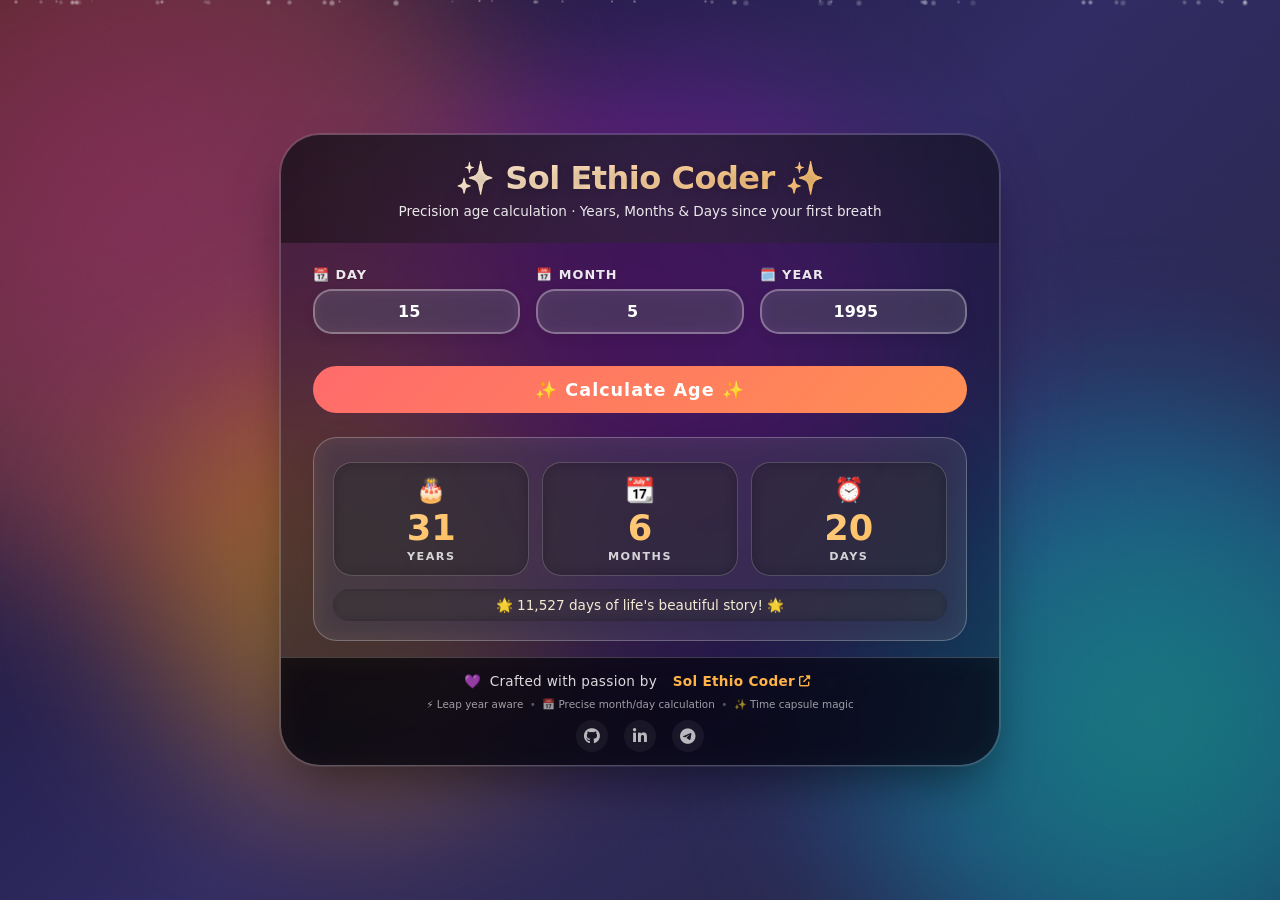
<file: index.html>
<!-- index.html -->
<!DOCTYPE html>
<html lang="en">
<head>
    <meta charset="UTF-8">
    <meta name="viewport" content="width=device-width, initial-scale=1.0, user-scalable=yes">
    <title>Sol Age Calculator</title>

    <!-- This creates a beautiful emoji-based favicon that works across all browsers -->
    <link rel="icon" type="image/svg+xml" href="data:image/svg+xml,%3Csvg xmlns='http://www.w3.org/2000/svg' viewBox='0 0 100 100'%3E%3Crect width='100' height='100' fill='%231e2a5e' rx='20'/%3E%3Ctext x='50' y='68' font-size='58' text-anchor='middle' fill='white'%3E📅%3C/text%3E%3C/svg%3E">

    <!-- External CSS -->
    <link rel="stylesheet" href="style.css">
    <!-- Font Awesome for social icons -->
    <link rel="stylesheet" href="https://cdnjs.cloudflare.com/ajax/libs/font-awesome/6.5.1/css/all.min.css">
</head>
<body>
    <!-- Premium Animated Gradient Background with Particle Effects -->
    <div class="premium-bg">
        <div class="gradient-orb orb-1"></div>
        <div class="gradient-orb orb-2"></div>
        <div class="gradient-orb orb-3"></div>
        <div class="gradient-orb orb-4"></div>
        <div class="noise-overlay"></div>
        <div class="particle-container" id="particleContainer"></div>
    </div>

    <div class="age-card">
        <div class="header">
            <div class="header-glow"></div>
            <h1>✨ Sol Ethio Coder ✨</h1>
            <p>Precision age calculation · Years, Months & Days since your first breath</p>
        </div>
        <div class="content">
            <!-- Date of birth inputs: day, month, year -->
            <div class="dob-group">
                <div class="input-field">
                    <label>📆 DAY</label>
                    <input type="number" id="dayInput" placeholder="DD" min="1" max="31" step="1" value="15">
                </div>
                <div class="input-field">
                    <label>📅 MONTH</label>
                    <input type="number" id="monthInput" placeholder="MM" min="1" max="12" step="1" value="5">
                </div>
                <div class="input-field">
                    <label>🗓️ YEAR</label>
                    <input type="number" id="yearInput" placeholder="YYYY" min="1900" max="2026" step="1" value="1995">
                </div>
            </div>

            <button class="calc-btn" id="calculateBtn">
                <span class="btn-text">✨ Calculate Age ✨</span>
                <span class="btn-glow"></span>
            </button>

            <div class="result-area" id="resultArea">
                <div class="age-digits" id="ageDigitsContainer">
                    <div class="age-stat">
                        <div class="stat-icon">🎂</div>
                        <div class="stat-number" id="yearsValue">--</div>
                        <div class="stat-label">Years</div>
                    </div>
                    <div class="age-stat">
                        <div class="stat-icon">📆</div>
                        <div class="stat-number" id="monthsValue">--</div>
                        <div class="stat-label">Months</div>
                    </div>
                    <div class="age-stat">
                        <div class="stat-icon">⏰</div>
                        <div class="stat-number" id="daysValue">--</div>
                        <div class="stat-label">Days</div>
                    </div>
                </div>
                <div class="extra-message" id="extraMessage">
                    ✨ Enter your birth date and click calculate ✨
                </div>
                <div id="errorMessage" class="error-message" style="display: none;"></div>
            </div>
        </div>
        
        <!-- Developer Footer with Portfolio Link and Social Links -->
        <footer>
            <div class="footer-content">
                <div class="credit-text">
                    <span class="heart">💜</span> Crafted with passion by 
                    <a href="#" id="portfolioLink" class="portfolio-link" target="_blank">
                        Sol Ethio Coder <i class="fas fa-external-link-alt"></i>
                    </a>
                </div>
                <div class="footer-details">
                    <span>⚡ Leap year aware</span>
                    <span class="separator">•</span>
                    <span>📅 Precise month/day calculation</span>
                    <span class="separator">•</span>
                    <span>✨ Time capsule magic</span>
                </div>
                <div class="social-links">
                    <a href="https://github.com/Sol-Ethio-Coder" target="_blank" aria-label="GitHub" class="social-link"><i class="fab fa-github"></i></a>
                    <a href="https://www.linkedin.com/in/Sol-Ethio-Coder" target="_blank" aria-label="LinkedIn" class="social-link"><i class="fab fa-linkedin-in"></i></a>
                    <a href="https://t.me/Sol_Ethio_Coder" target="_blank" aria-label="Telegram" class="social-link"><i class="fab fa-telegram-plane"></i></a>
                </div>
            </div>
        </footer>
    </div>
    <!-- External JavaScript -->
    <script src="script.js"></script>
</body>
</html>
</file>
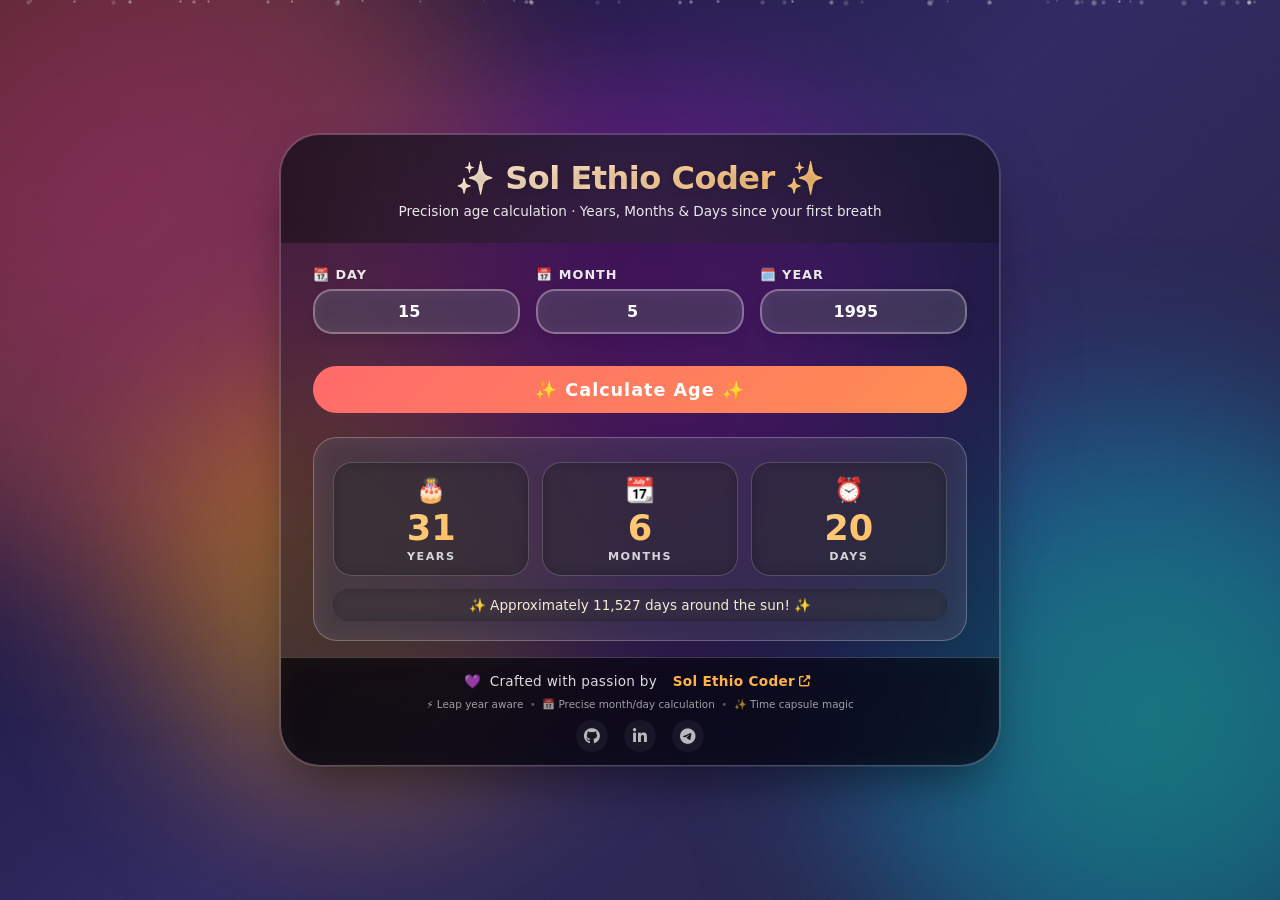
<file: HTML/index.html>
<!-- index.html -->
<!DOCTYPE html>
<html lang="en">
<head>
    <meta charset="UTF-8">
    <meta name="viewport" content="width=device-width, initial-scale=1.0, user-scalable=yes">
    <title>Sol Age Calculator</title>

    <!-- This creates a beautiful emoji-based favicon that works across all browsers -->
    <link rel="icon" type="image/svg+xml" href="data:image/svg+xml,%3Csvg xmlns='http://www.w3.org/2000/svg' viewBox='0 0 100 100'%3E%3Crect width='100' height='100' fill='%231e2a5e' rx='20'/%3E%3Ctext x='50' y='68' font-size='58' text-anchor='middle' fill='white'%3E📅%3C/text%3E%3C/svg%3E">

    <!-- External CSS -->
    <link rel="stylesheet" href="/CSS/style.css">
    <!-- Font Awesome for social icons -->
    <link rel="stylesheet" href="https://cdnjs.cloudflare.com/ajax/libs/font-awesome/6.5.1/css/all.min.css">
</head>
<body>
    <!-- Premium Animated Gradient Background with Particle Effects -->
    <div class="premium-bg">
        <div class="gradient-orb orb-1"></div>
        <div class="gradient-orb orb-2"></div>
        <div class="gradient-orb orb-3"></div>
        <div class="gradient-orb orb-4"></div>
        <div class="noise-overlay"></div>
        <div class="particle-container" id="particleContainer"></div>
    </div>

    <div class="age-card">
        <div class="header">
            <div class="header-glow"></div>
            <h1>✨ Sol Ethio Coder ✨</h1>
            <p>Precision age calculation · Years, Months & Days since your first breath</p>
        </div>
        <div class="content">
            <!-- Date of birth inputs: day, month, year -->
            <div class="dob-group">
                <div class="input-field">
                    <label>📆 DAY</label>
                    <input type="number" id="dayInput" placeholder="DD" min="1" max="31" step="1" value="15">
                </div>
                <div class="input-field">
                    <label>📅 MONTH</label>
                    <input type="number" id="monthInput" placeholder="MM" min="1" max="12" step="1" value="5">
                </div>
                <div class="input-field">
                    <label>🗓️ YEAR</label>
                    <input type="number" id="yearInput" placeholder="YYYY" min="1900" max="2026" step="1" value="1995">
                </div>
            </div>

            <button class="calc-btn" id="calculateBtn">
                <span class="btn-text">✨ Calculate Age ✨</span>
                <span class="btn-glow"></span>
            </button>

            <div class="result-area" id="resultArea">
                <div class="age-digits" id="ageDigitsContainer">
                    <div class="age-stat">
                        <div class="stat-icon">🎂</div>
                        <div class="stat-number" id="yearsValue">--</div>
                        <div class="stat-label">Years</div>
                    </div>
                    <div class="age-stat">
                        <div class="stat-icon">📆</div>
                        <div class="stat-number" id="monthsValue">--</div>
                        <div class="stat-label">Months</div>
                    </div>
                    <div class="age-stat">
                        <div class="stat-icon">⏰</div>
                        <div class="stat-number" id="daysValue">--</div>
                        <div class="stat-label">Days</div>
                    </div>
                </div>
                <div class="extra-message" id="extraMessage">
                    ✨ Enter your birth date and click calculate ✨
                </div>
                <div id="errorMessage" class="error-message" style="display: none;"></div>
            </div>
        </div>
        
        <!-- Developer Footer with Portfolio Link and Social Links (Twitter Removed) -->
        <footer>
            <div class="footer-content">
                <div class="credit-text">
                    <span class="heart">💜</span> Crafted with passion by 
                    <a href="#" id="portfolioLink" class="portfolio-link" target="_blank">
                        Sol Ethio Coder <i class="fas fa-external-link-alt"></i>
                    </a>
                </div>
                <div class="footer-details">
                    <span>⚡ Leap year aware</span>
                    <span class="separator">•</span>
                    <span>📅 Precise month/day calculation</span>
                    <span class="separator">•</span>
                    <span>✨ Time capsule magic</span>
                </div>
                <div class="social-links">
                    <a href="https://github.com/Sol-Ethio-Coder" target="_blank" aria-label="GitHub" class="social-link"><i class="fab fa-github"></i></a>
                    <a href="https://www.linkedin.com/in/Sol-Ethio-Coder" target="_blank" aria-label="LinkedIn" class="social-link"><i class="fab fa-linkedin-in"></i></a>
                    <a href="https://t.me/Sol_Ethio_Coder" target="_blank" aria-label="Telegram" class="social-link"><i class="fab fa-telegram-plane"></i></a>
                </div>
            </div>
        </footer>
    </div>
    <!-- External JavaScript -->
    <script src="/JS/script.js"></script>
</body>
</html>
</file>
<file: style.css>
/* style.css */
* {
    margin: 0;
    padding: 0;
    box-sizing: border-box;
    font-family: 'Poppins', system-ui, 'Segoe UI', 'Inter', -apple-system, BlinkMacSystemFont, sans-serif;
}

/* Remove scrollbar completely and make fullscreen */
html, body {
    width: 100%;
    height: 100%;
    overflow: hidden;
    position: fixed;
    top: 0;
    left: 0;
}

body {
    display: flex;
    justify-content: center;
    align-items: center;
    padding: 1.5rem;
    position: relative;
    overflow: hidden;
}

/* Hide scrollbar for all elements */
::-webkit-scrollbar {
    display: none;
}

* {
    -ms-overflow-style: none;
    scrollbar-width: none;
}

/* PREMIUM IMAGE-LIKE ANIMATED BACKGROUND */
.premium-bg {
    position: fixed;
    top: 0;
    left: 0;
    width: 100%;
    height: 100%;
    z-index: -2;
    overflow: hidden;
    background: linear-gradient(135deg, #0f0c29, #302b63, #24243e);
}

/* Floating gradient orbs - creates depth like a digital painting */
.gradient-orb {
    position: absolute;
    border-radius: 50%;
    filter: blur(80px);
    opacity: 0.6;
    animation: floatOrb 20s infinite ease-in-out;
}

.orb-1 {
    width: 60vw;
    height: 60vw;
    background: radial-gradient(circle, rgba(255, 71, 126, 0.8), rgba(255, 154, 0, 0.4));
    top: -20vh;
    left: -20vw;
    animation-delay: 0s;
}

.orb-2 {
    width: 50vw;
    height: 50vw;
    background: radial-gradient(circle, rgba(0, 255, 200, 0.7), rgba(0, 100, 255, 0.5));
    bottom: -15vh;
    right: -15vw;
    animation-delay: 5s;
}

.orb-3 {
    width: 45vw;
    height: 45vw;
    background: radial-gradient(circle, rgba(255, 0, 200, 0.6), rgba(138, 43, 226, 0.5));
    top: 40%;
    left: 50%;
    transform: translate(-50%, -50%);
    animation-delay: 2s;
    animation-duration: 25s;
}

.orb-4 {
    width: 35vw;
    height: 35vw;
    background: radial-gradient(circle, rgba(255, 215, 0, 0.7), rgba(255, 69, 0, 0.5));
    bottom: 10%;
    left: 10%;
    animation-delay: 10s;
    animation-duration: 18s;
}

@keyframes floatOrb {
    0%, 100% {
        transform: translate(0, 0) scale(1);
    }
    33% {
        transform: translate(5%, 5%) scale(1.1);
    }
    66% {
        transform: translate(-3%, 8%) scale(0.95);
    }
}

/* Noise overlay for texture (film grain effect) */
.noise-overlay {
    position: absolute;
    top: 0;
    left: 0;
    width: 100%;
    height: 100%;
    background-image: url("data:image/svg+xml,%3Csvg viewBox='0 0 400 400' xmlns='http://www.w3.org/2000/svg'%3E%3Cfilter id='noise'%3E%3CfeTurbulence type='fractalNoise' baseFrequency='0.65' numOctaves='3' stitchTiles='stitch'/%3E%3C/filter%3E%3Crect width='100%25' height='100%25' filter='url(%23noise)' opacity='0.05'/%3E%3C/svg%3E");
    pointer-events: none;
    opacity: 0.3;
}

/* Particle animation */
.particle-container {
    position: absolute;
    top: 0;
    left: 0;
    width: 100%;
    height: 100%;
    overflow: hidden;
    pointer-events: none;
}

.particle {
    position: absolute;
    background: radial-gradient(circle, rgba(255,255,255,0.8), rgba(255,255,255,0));
    border-radius: 50%;
    animation: particleFloat linear infinite;
    pointer-events: none;
}

@keyframes particleFloat {
    0% {
        transform: translateY(100vh) rotate(0deg);
        opacity: 0;
    }
    10% {
        opacity: 0.8;
    }
    90% {
        opacity: 0.5;
    }
    100% {
        transform: translateY(-20vh) rotate(360deg);
        opacity: 0;
    }
}

/* Main card - Premium glass morphism - fits perfectly without scroll */
.age-card {
    max-width: 720px;
    width: 100%;
    max-height: 95vh;
    background: rgba(15, 12, 41, 0.45);
    backdrop-filter: blur(16px);
    border-radius: 2.5rem;
    box-shadow: 0 25px 50px -12px rgba(0, 0, 0, 0.5), 0 0 0 1px rgba(255, 255, 255, 0.15);
    overflow-y: auto;
    overflow-x: hidden;
    transition: all 0.5s cubic-bezier(0.2, 0.9, 0.4, 1.1);
    border: 1px solid rgba(255, 255, 255, 0.2);
    display: flex;
    flex-direction: column;
    animation: cardGlow 3s infinite alternate;
}

@keyframes cardGlow {
    0% {
        box-shadow: 0 25px 50px -12px rgba(0, 0, 0, 0.5), 0 0 0 1px rgba(255, 255, 255, 0.15);
    }
    100% {
        box-shadow: 0 25px 60px -8px rgba(255, 107, 107, 0.3), 0 0 0 2px rgba(255, 179, 71, 0.3);
    }
}

/* Enhanced hover effect for age-card */
.age-card:hover {
    transform: translateY(-12px) scale(1.02);
    box-shadow: 0 35px 65px -15px rgba(0, 0, 0, 0.6), 0 0 0 2px rgba(255, 179, 71, 0.5);
    backdrop-filter: blur(20px);
    background: rgba(15, 12, 41, 0.55);
    transition: all 0.4s cubic-bezier(0.2, 0.9, 0.4, 1.1);
}

/* Custom scrollbar hidden */
.age-card::-webkit-scrollbar {
    display: none;
}

/* Header with elegant glow */
.header {
    position: relative;
    padding: 1.5rem 2rem;
    color: white;
    text-align: center;
    background: linear-gradient(135deg, rgba(0, 0, 0, 0.5), rgba(0, 0, 0, 0.3));
    overflow: hidden;
    flex-shrink: 0;
    transition: all 0.3s ease;
}

.age-card:hover .header {
    background: linear-gradient(135deg, rgba(0, 0, 0, 0.6), rgba(0, 0, 0, 0.4));
}

.header-glow {
    position: absolute;
    top: -50%;
    left: -50%;
    width: 200%;
    height: 200%;
    background: radial-gradient(circle, rgba(255,255,255,0.08) 0%, transparent 70%);
    animation: headerPulse 8s infinite;
}

.age-card:hover .header-glow {
    background: radial-gradient(circle, rgba(255,179,71,0.15) 0%, transparent 70%);
    animation: headerPulse 3s infinite;
}

@keyframes headerPulse {
    0%, 100% { opacity: 0.5; transform: scale(1); }
    50% { opacity: 1; transform: scale(1.05); }
}

.header h1 {
    font-size: 2rem;
    font-weight: 800;
    letter-spacing: -0.5px;
    background: linear-gradient(135deg, #fff, #ffd6a5, #ffb347);
    background-clip: text;
    -webkit-background-clip: text;
    color: transparent;
    text-shadow: 0 2px 10px rgba(0,0,0,0.2);
    position: relative;
    z-index: 1;
    transition: all 0.3s ease;
}

.age-card:hover .header h1 {
    background: linear-gradient(135deg, #fff, #ffe0b5, #ffc46b);
    background-clip: text;
    -webkit-background-clip: text;
    transform: scale(1.02);
}

.header p {
    margin-top: 0.4rem;
    opacity: 0.9;
    font-weight: 400;
    font-size: 0.85rem;
    position: relative;
    z-index: 1;
    transition: all 0.3s ease;
}

.age-card:hover .header p {
    opacity: 1;
    letter-spacing: 0.3px;
}

/* content area */
.content {
    padding: 1.5rem 2rem 1rem 2rem;
    flex-shrink: 0;
    transition: all 0.3s ease;
}

/* input group */
.dob-group {
    display: flex;
    flex-wrap: wrap;
    gap: 1rem;
    margin-bottom: 1.5rem;
    justify-content: space-between;
}

.input-field {
    flex: 1;
    min-width: 100px;
    display: flex;
    flex-direction: column;
    gap: 0.4rem;
}

.input-field label {
    font-weight: 700;
    color: rgba(255, 255, 255, 0.9);
    font-size: 0.8rem;
    text-transform: uppercase;
    letter-spacing: 1px;
    text-shadow: 0 1px 2px rgba(0,0,0,0.2);
    transition: all 0.3s ease;
}

.age-card:hover .input-field label {
    color: #ffb347;
    letter-spacing: 1.5px;
}

.input-field input {
    padding: 0.7rem 1rem;
    font-size: 1rem;
    border: 2px solid rgba(255, 255, 255, 0.3);
    border-radius: 1.2rem;
    background: rgba(255, 255, 255, 0.15);
    backdrop-filter: blur(8px);
    transition: all 0.3s ease;
    font-weight: 600;
    text-align: center;
    outline: none;
    color: white;
    box-shadow: 0 4px 12px rgba(0,0,0,0.1);
}

.input-field input::placeholder {
    color: rgba(255,255,255,0.6);
}

.input-field input:focus {
    border-color: #ffb347;
    background: rgba(255, 255, 255, 0.25);
    box-shadow: 0 0 0 3px rgba(255, 179, 71, 0.3), 0 4px 12px rgba(0,0,0,0.2);
    transform: scale(1.02);
}

.age-card:hover .input-field input {
    border-color: rgba(255, 179, 71, 0.5);
    background: rgba(255, 255, 255, 0.2);
}

/* Stunning button */
.calc-btn {
    position: relative;
    width: 100%;
    background: linear-gradient(135deg, #ff6b6b, #ff8e53, #ff6b6b);
    background-size: 200% 200%;
    border: none;
    padding: 0.85rem;
    font-size: 1.1rem;
    font-weight: 700;
    color: white;
    border-radius: 3rem;
    cursor: pointer;
    margin-top: 0.5rem;
    margin-bottom: 1.5rem;
    letter-spacing: 1px;
    overflow: hidden;
    transition: all 0.3s ease;
    animation: gradientShift 3s ease infinite;
}

@keyframes gradientShift {
    0%, 100% { background-position: 0% 50%; }
    50% { background-position: 100% 50%; }
}

.btn-text {
    position: relative;
    z-index: 2;
}

.btn-glow {
    position: absolute;
    top: 0;
    left: -100%;
    width: 100%;
    height: 100%;
    background: linear-gradient(90deg, transparent, rgba(255,255,255,0.4), transparent);
    transition: left 0.5s;
}

.calc-btn:hover .btn-glow {
    left: 100%;
}

.calc-btn:hover {
    transform: translateY(-3px);
    box-shadow: 0 15px 30px rgba(255, 107, 107, 0.4);
}

.calc-btn:active {
    transform: translateY(2px);
}

.age-card:hover .calc-btn {
    animation: gradientShift 2s ease infinite;
    transform: scale(1.01);
}

/* Result area - premium glass */
.result-area {
    background: rgba(255, 255, 255, 0.1);
    backdrop-filter: blur(12px);
    border-radius: 1.5rem;
    padding: 1.2rem;
    text-align: center;
    border: 1px solid rgba(255, 255, 255, 0.25);
    box-shadow: 0 8px 32px rgba(0, 0, 0, 0.1);
    transition: all 0.3s ease;
}

.age-card:hover .result-area {
    background: rgba(255, 255, 255, 0.15);
    border-color: rgba(255, 179, 71, 0.4);
    box-shadow: 0 12px 40px rgba(0, 0, 0, 0.2);
    transform: translateY(-2px);
}

.age-digits {
    display: flex;
    flex-wrap: wrap;
    justify-content: space-evenly;
    gap: 0.8rem;
    margin: 0.3rem 0 0.3rem;
}

.age-stat {
    background: rgba(0, 0, 0, 0.35);
    backdrop-filter: blur(8px);
    padding: 0.8rem 0.5rem;
    border-radius: 1.2rem;
    min-width: 90px;
    flex: 1;
    transition: all 0.4s cubic-bezier(0.2, 0.9, 0.4, 1.1);
    border: 1px solid rgba(255,255,255,0.2);
    cursor: pointer;
}

.age-stat:hover {
    transform: translateY(-8px) scale(1.05);
    background: rgba(0, 0, 0, 0.6);
    border-color: #ffb347;
    box-shadow: 0 10px 25px -8px rgba(255, 179, 71, 0.4);
}

.age-card:hover .age-stat {
    background: rgba(0, 0, 0, 0.45);
}

.stat-icon {
    font-size: 1.5rem;
    margin-bottom: 0.2rem;
    transition: all 0.3s ease;
}

.age-stat:hover .stat-icon {
    transform: scale(1.2);
    filter: drop-shadow(0 0 8px rgba(255, 179, 71, 0.6));
}

.stat-number {
    font-size: 2.2rem;
    font-weight: 800;
    background: linear-gradient(135deg, #ffd89b, #ffb347);
    background-clip: text;
    -webkit-background-clip: text;
    color: transparent;
    line-height: 1.2;
    transition: all 0.3s ease;
}

.age-stat:hover .stat-number {
    background: linear-gradient(135deg, #ffe0b5, #ffc46b);
    background-clip: text;
    -webkit-background-clip: text;
    transform: scale(1.05);
}

.stat-label {
    font-size: 0.7rem;
    text-transform: uppercase;
    letter-spacing: 1.5px;
    font-weight: 600;
    color: rgba(255, 255, 255, 0.8);
    transition: all 0.3s ease;
}

.age-stat:hover .stat-label {
    color: #ffb347;
    letter-spacing: 2px;
}

.extra-message {
    margin-top: 0.8rem;
    font-size: 0.85rem;
    color: rgba(255, 245, 220, 0.95);
    font-weight: 500;
    background: rgba(0, 0, 0, 0.3);
    border-radius: 2rem;
    padding: 0.5rem;
    backdrop-filter: blur(4px);
    transition: all 0.3s ease;
}

.age-card:hover .extra-message {
    background: rgba(0, 0, 0, 0.4);
    color: rgba(255, 245, 220, 1);
}

.error-message {
    margin-top: 0.8rem;
    background: rgba(255, 70, 70, 0.85);
    backdrop-filter: blur(8px);
    color: white;
    padding: 0.6rem;
    border-radius: 2rem;
    font-size: 0.8rem;
    font-weight: 600;
    border-left: 4px solid #ffcc00;
    transition: all 0.3s ease;
}

/* FOOTER - Professional Developer Credit Section */
footer {
    background: linear-gradient(135deg, rgba(0, 0, 0, 0.6), rgba(0, 0, 0, 0.4));
    backdrop-filter: blur(12px);
    border-top: 1px solid rgba(255, 255, 255, 0.2);
    padding: 0.8rem 1.5rem;
    flex-shrink: 0;
    margin-top: auto;
    transition: all 0.3s ease;
}

.age-card:hover footer {
    background: linear-gradient(135deg, rgba(0, 0, 0, 0.7), rgba(0, 0, 0, 0.5));
    border-top-color: rgba(255, 179, 71, 0.3);
}

.footer-content {
    display: flex;
    flex-direction: column;
    align-items: center;
    gap: 0.4rem;
    text-align: center;
}

.credit-text {
    color: rgba(255, 255, 255, 0.85);
    font-size: 0.85rem;
    font-weight: 500;
    letter-spacing: 0.3px;
    transition: all 0.3s ease;
}

.age-card:hover .credit-text {
    color: rgba(255, 255, 255, 0.95);
}

.heart {
    display: inline-block;
    animation: heartbeat 1.5s ease infinite;
    margin-right: 4px;
}

@keyframes heartbeat {
    0%, 100% { transform: scale(1); }
    50% { transform: scale(1.2); }
}

.portfolio-link {
    color: #ffb347;
    text-decoration: none;
    font-weight: 700;
    margin-left: 5px;
    transition: all 0.3s ease;
    position: relative;
    padding: 2px 6px;
    border-radius: 20px;
    display: inline-flex;
    align-items: center;
    gap: 4px;
}

.portfolio-link i {
    font-size: 0.7rem;
    transition: transform 0.3s ease;
}

.portfolio-link:hover {
    color: #ffd89b;
    background: rgba(255, 179, 71, 0.2);
    text-shadow: 0 0 8px rgba(255, 179, 71, 0.5);
    transform: translateX(3px);
}

.portfolio-link:hover i {
    transform: translateX(3px);
}

.age-card:hover .portfolio-link {
    color: #ffc46b;
}

.footer-details {
    display: flex;
    flex-wrap: wrap;
    justify-content: center;
    gap: 0.4rem;
    font-size: 0.65rem;
    color: rgba(255, 255, 255, 0.6);
    font-weight: 500;
}

.separator {
    opacity: 0.5;
}

.social-links {
    display: flex;
    gap: 1rem;
    margin-top: 0.2rem;
}

.social-links a {
    color: rgba(255, 255, 255, 0.7);
    font-size: 1rem;
    transition: all 0.3s ease;
    text-decoration: none;
    display: inline-flex;
    align-items: center;
    justify-content: center;
    width: 32px;
    height: 32px;
    border-radius: 50%;
    background: rgba(255, 255, 255, 0.05);
    transition: all 0.3s;
}

.social-links a:hover {
    color: #ffb347;
    background: rgba(255, 179, 71, 0.2);
    transform: translateY(-3px) scale(1.1);
}

.age-card:hover .social-links a {
    background: rgba(255, 255, 255, 0.08);
}

@media (max-width: 550px) {
    body {
        padding: 0.8rem;
    }
    .content {
        padding: 1rem 1.2rem 0.8rem 1.2rem;
    }
    .stat-number {
        font-size: 1.6rem;
    }
    .age-stat {
        padding: 0.6rem;
        min-width: 70px;
    }
    .header h1 {
        font-size: 1.4rem;
    }
    .header p {
        font-size: 0.7rem;
    }
    .footer-details {
        flex-direction: column;
        gap: 0.2rem;
    }
    .separator {
        display: none;
    }
    .footer-content {
        gap: 0.4rem;
    }
    .header {
        padding: 1rem 1.2rem;
    }
    .calc-btn {
        padding: 0.7rem;
        font-size: 1rem;
        margin-bottom: 1rem;
    }
    .result-area {
        padding: 1rem;
    }
    .age-digits {
        gap: 0.5rem;
    }
    .social-links a {
        width: 28px;
        height: 28px;
        font-size: 0.9rem;
    }
    .age-stat:hover {
        transform: translateY(-5px) scale(1.03);
    }
}
</file>
<file: CSS/style.css>
/* style.css */
* {
    margin: 0;
    padding: 0;
    box-sizing: border-box;
    font-family: 'Poppins', system-ui, 'Segoe UI', 'Inter', -apple-system, BlinkMacSystemFont, sans-serif;
}

/* Remove scrollbar completely and make fullscreen */
html, body {
    width: 100%;
    height: 100%;
    overflow: hidden;
    position: fixed;
    top: 0;
    left: 0;
}

body {
    display: flex;
    justify-content: center;
    align-items: center;
    padding: 1.5rem;
    position: relative;
    overflow: hidden;
}

/* Hide scrollbar for all elements */
::-webkit-scrollbar {
    display: none;
}

* {
    -ms-overflow-style: none;
    scrollbar-width: none;
}

/* PREMIUM IMAGE-LIKE ANIMATED BACKGROUND */
.premium-bg {
    position: fixed;
    top: 0;
    left: 0;
    width: 100%;
    height: 100%;
    z-index: -2;
    overflow: hidden;
    background: linear-gradient(135deg, #0f0c29, #302b63, #24243e);
}

/* Floating gradient orbs - creates depth like a digital painting */
.gradient-orb {
    position: absolute;
    border-radius: 50%;
    filter: blur(80px);
    opacity: 0.6;
    animation: floatOrb 20s infinite ease-in-out;
}

.orb-1 {
    width: 60vw;
    height: 60vw;
    background: radial-gradient(circle, rgba(255, 71, 126, 0.8), rgba(255, 154, 0, 0.4));
    top: -20vh;
    left: -20vw;
    animation-delay: 0s;
}

.orb-2 {
    width: 50vw;
    height: 50vw;
    background: radial-gradient(circle, rgba(0, 255, 200, 0.7), rgba(0, 100, 255, 0.5));
    bottom: -15vh;
    right: -15vw;
    animation-delay: 5s;
}

.orb-3 {
    width: 45vw;
    height: 45vw;
    background: radial-gradient(circle, rgba(255, 0, 200, 0.6), rgba(138, 43, 226, 0.5));
    top: 40%;
    left: 50%;
    transform: translate(-50%, -50%);
    animation-delay: 2s;
    animation-duration: 25s;
}

.orb-4 {
    width: 35vw;
    height: 35vw;
    background: radial-gradient(circle, rgba(255, 215, 0, 0.7), rgba(255, 69, 0, 0.5));
    bottom: 10%;
    left: 10%;
    animation-delay: 10s;
    animation-duration: 18s;
}

@keyframes floatOrb {
    0%, 100% {
        transform: translate(0, 0) scale(1);
    }
    33% {
        transform: translate(5%, 5%) scale(1.1);
    }
    66% {
        transform: translate(-3%, 8%) scale(0.95);
    }
}

/* Noise overlay for texture (film grain effect) */
.noise-overlay {
    position: absolute;
    top: 0;
    left: 0;
    width: 100%;
    height: 100%;
    background-image: url("data:image/svg+xml,%3Csvg viewBox='0 0 400 400' xmlns='http://www.w3.org/2000/svg'%3E%3Cfilter id='noise'%3E%3CfeTurbulence type='fractalNoise' baseFrequency='0.65' numOctaves='3' stitchTiles='stitch'/%3E%3C/filter%3E%3Crect width='100%25' height='100%25' filter='url(%23noise)' opacity='0.05'/%3E%3C/svg%3E");
    pointer-events: none;
    opacity: 0.3;
}

/* Particle animation */
.particle-container {
    position: absolute;
    top: 0;
    left: 0;
    width: 100%;
    height: 100%;
    overflow: hidden;
    pointer-events: none;
}

.particle {
    position: absolute;
    background: radial-gradient(circle, rgba(255,255,255,0.8), rgba(255,255,255,0));
    border-radius: 50%;
    animation: particleFloat linear infinite;
    pointer-events: none;
}

@keyframes particleFloat {
    0% {
        transform: translateY(100vh) rotate(0deg);
        opacity: 0;
    }
    10% {
        opacity: 0.8;
    }
    90% {
        opacity: 0.5;
    }
    100% {
        transform: translateY(-20vh) rotate(360deg);
        opacity: 0;
    }
}

/* Main card - Premium glass morphism - fits perfectly without scroll */
.age-card {
    max-width: 720px;
    width: 100%;
    max-height: 95vh;
    background: rgba(15, 12, 41, 0.45);
    backdrop-filter: blur(16px);
    border-radius: 2.5rem;
    box-shadow: 0 25px 50px -12px rgba(0, 0, 0, 0.5), 0 0 0 1px rgba(255, 255, 255, 0.15);
    overflow-y: auto;
    overflow-x: hidden;
    transition: all 0.5s cubic-bezier(0.2, 0.9, 0.4, 1.1);
    border: 1px solid rgba(255, 255, 255, 0.2);
    display: flex;
    flex-direction: column;
    animation: cardGlow 3s infinite alternate;
}

@keyframes cardGlow {
    0% {
        box-shadow: 0 25px 50px -12px rgba(0, 0, 0, 0.5), 0 0 0 1px rgba(255, 255, 255, 0.15);
    }
    100% {
        box-shadow: 0 25px 60px -8px rgba(255, 107, 107, 0.3), 0 0 0 2px rgba(255, 179, 71, 0.3);
    }
}

/* Enhanced hover effect for age-card */
.age-card:hover {
    transform: translateY(-12px) scale(1.02);
    box-shadow: 0 35px 65px -15px rgba(0, 0, 0, 0.6), 0 0 0 2px rgba(255, 179, 71, 0.5);
    backdrop-filter: blur(20px);
    background: rgba(15, 12, 41, 0.55);
    transition: all 0.4s cubic-bezier(0.2, 0.9, 0.4, 1.1);
}

/* Custom scrollbar hidden */
.age-card::-webkit-scrollbar {
    display: none;
}

/* Header with elegant glow */
.header {
    position: relative;
    padding: 1.5rem 2rem;
    color: white;
    text-align: center;
    background: linear-gradient(135deg, rgba(0, 0, 0, 0.5), rgba(0, 0, 0, 0.3));
    overflow: hidden;
    flex-shrink: 0;
    transition: all 0.3s ease;
}

.age-card:hover .header {
    background: linear-gradient(135deg, rgba(0, 0, 0, 0.6), rgba(0, 0, 0, 0.4));
}

.header-glow {
    position: absolute;
    top: -50%;
    left: -50%;
    width: 200%;
    height: 200%;
    background: radial-gradient(circle, rgba(255,255,255,0.08) 0%, transparent 70%);
    animation: headerPulse 8s infinite;
}

.age-card:hover .header-glow {
    background: radial-gradient(circle, rgba(255,179,71,0.15) 0%, transparent 70%);
    animation: headerPulse 3s infinite;
}

@keyframes headerPulse {
    0%, 100% { opacity: 0.5; transform: scale(1); }
    50% { opacity: 1; transform: scale(1.05); }
}

.header h1 {
    font-size: 2rem;
    font-weight: 800;
    letter-spacing: -0.5px;
    background: linear-gradient(135deg, #fff, #ffd6a5, #ffb347);
    background-clip: text;
    -webkit-background-clip: text;
    color: transparent;
    text-shadow: 0 2px 10px rgba(0,0,0,0.2);
    position: relative;
    z-index: 1;
    transition: all 0.3s ease;
}

.age-card:hover .header h1 {
    background: linear-gradient(135deg, #fff, #ffe0b5, #ffc46b);
    background-clip: text;
    -webkit-background-clip: text;
    transform: scale(1.02);
}

.header p {
    margin-top: 0.4rem;
    opacity: 0.9;
    font-weight: 400;
    font-size: 0.85rem;
    position: relative;
    z-index: 1;
    transition: all 0.3s ease;
}

.age-card:hover .header p {
    opacity: 1;
    letter-spacing: 0.3px;
}

/* content area */
.content {
    padding: 1.5rem 2rem 1rem 2rem;
    flex-shrink: 0;
    transition: all 0.3s ease;
}

/* input group */
.dob-group {
    display: flex;
    flex-wrap: wrap;
    gap: 1rem;
    margin-bottom: 1.5rem;
    justify-content: space-between;
}

.input-field {
    flex: 1;
    min-width: 100px;
    display: flex;
    flex-direction: column;
    gap: 0.4rem;
}

.input-field label {
    font-weight: 700;
    color: rgba(255, 255, 255, 0.9);
    font-size: 0.8rem;
    text-transform: uppercase;
    letter-spacing: 1px;
    text-shadow: 0 1px 2px rgba(0,0,0,0.2);
    transition: all 0.3s ease;
}

.age-card:hover .input-field label {
    color: #ffb347;
    letter-spacing: 1.5px;
}

.input-field input {
    padding: 0.7rem 1rem;
    font-size: 1rem;
    border: 2px solid rgba(255, 255, 255, 0.3);
    border-radius: 1.2rem;
    background: rgba(255, 255, 255, 0.15);
    backdrop-filter: blur(8px);
    transition: all 0.3s ease;
    font-weight: 600;
    text-align: center;
    outline: none;
    color: white;
    box-shadow: 0 4px 12px rgba(0,0,0,0.1);
}

.input-field input::placeholder {
    color: rgba(255,255,255,0.6);
}

.input-field input:focus {
    border-color: #ffb347;
    background: rgba(255, 255, 255, 0.25);
    box-shadow: 0 0 0 3px rgba(255, 179, 71, 0.3), 0 4px 12px rgba(0,0,0,0.2);
    transform: scale(1.02);
}

.age-card:hover .input-field input {
    border-color: rgba(255, 179, 71, 0.5);
    background: rgba(255, 255, 255, 0.2);
}

/* Stunning button */
.calc-btn {
    position: relative;
    width: 100%;
    background: linear-gradient(135deg, #ff6b6b, #ff8e53, #ff6b6b);
    background-size: 200% 200%;
    border: none;
    padding: 0.85rem;
    font-size: 1.1rem;
    font-weight: 700;
    color: white;
    border-radius: 3rem;
    cursor: pointer;
    margin-top: 0.5rem;
    margin-bottom: 1.5rem;
    letter-spacing: 1px;
    overflow: hidden;
    transition: all 0.3s ease;
    animation: gradientShift 3s ease infinite;
}

@keyframes gradientShift {
    0%, 100% { background-position: 0% 50%; }
    50% { background-position: 100% 50%; }
}

.btn-text {
    position: relative;
    z-index: 2;
}

.btn-glow {
    position: absolute;
    top: 0;
    left: -100%;
    width: 100%;
    height: 100%;
    background: linear-gradient(90deg, transparent, rgba(255,255,255,0.4), transparent);
    transition: left 0.5s;
}

.calc-btn:hover .btn-glow {
    left: 100%;
}

.calc-btn:hover {
    transform: translateY(-3px);
    box-shadow: 0 15px 30px rgba(255, 107, 107, 0.4);
}

.calc-btn:active {
    transform: translateY(2px);
}

.age-card:hover .calc-btn {
    animation: gradientShift 2s ease infinite;
    transform: scale(1.01);
}

/* Result area - premium glass */
.result-area {
    background: rgba(255, 255, 255, 0.1);
    backdrop-filter: blur(12px);
    border-radius: 1.5rem;
    padding: 1.2rem;
    text-align: center;
    border: 1px solid rgba(255, 255, 255, 0.25);
    box-shadow: 0 8px 32px rgba(0, 0, 0, 0.1);
    transition: all 0.3s ease;
}

.age-card:hover .result-area {
    background: rgba(255, 255, 255, 0.15);
    border-color: rgba(255, 179, 71, 0.4);
    box-shadow: 0 12px 40px rgba(0, 0, 0, 0.2);
    transform: translateY(-2px);
}

.age-digits {
    display: flex;
    flex-wrap: wrap;
    justify-content: space-evenly;
    gap: 0.8rem;
    margin: 0.3rem 0 0.3rem;
}

.age-stat {
    background: rgba(0, 0, 0, 0.35);
    backdrop-filter: blur(8px);
    padding: 0.8rem 0.5rem;
    border-radius: 1.2rem;
    min-width: 90px;
    flex: 1;
    transition: all 0.4s cubic-bezier(0.2, 0.9, 0.4, 1.1);
    border: 1px solid rgba(255,255,255,0.2);
    cursor: pointer;
}

.age-stat:hover {
    transform: translateY(-8px) scale(1.05);
    background: rgba(0, 0, 0, 0.6);
    border-color: #ffb347;
    box-shadow: 0 10px 25px -8px rgba(255, 179, 71, 0.4);
}

.age-card:hover .age-stat {
    background: rgba(0, 0, 0, 0.45);
}

.stat-icon {
    font-size: 1.5rem;
    margin-bottom: 0.2rem;
    transition: all 0.3s ease;
}

.age-stat:hover .stat-icon {
    transform: scale(1.2);
    filter: drop-shadow(0 0 8px rgba(255, 179, 71, 0.6));
}

.stat-number {
    font-size: 2.2rem;
    font-weight: 800;
    background: linear-gradient(135deg, #ffd89b, #ffb347);
    background-clip: text;
    -webkit-background-clip: text;
    color: transparent;
    line-height: 1.2;
    transition: all 0.3s ease;
}

.age-stat:hover .stat-number {
    background: linear-gradient(135deg, #ffe0b5, #ffc46b);
    background-clip: text;
    -webkit-background-clip: text;
    transform: scale(1.05);
}

.stat-label {
    font-size: 0.7rem;
    text-transform: uppercase;
    letter-spacing: 1.5px;
    font-weight: 600;
    color: rgba(255, 255, 255, 0.8);
    transition: all 0.3s ease;
}

.age-stat:hover .stat-label {
    color: #ffb347;
    letter-spacing: 2px;
}

.extra-message {
    margin-top: 0.8rem;
    font-size: 0.85rem;
    color: rgba(255, 245, 220, 0.95);
    font-weight: 500;
    background: rgba(0, 0, 0, 0.3);
    border-radius: 2rem;
    padding: 0.5rem;
    backdrop-filter: blur(4px);
    transition: all 0.3s ease;
}

.age-card:hover .extra-message {
    background: rgba(0, 0, 0, 0.4);
    color: rgba(255, 245, 220, 1);
}

.error-message {
    margin-top: 0.8rem;
    background: rgba(255, 70, 70, 0.85);
    backdrop-filter: blur(8px);
    color: white;
    padding: 0.6rem;
    border-radius: 2rem;
    font-size: 0.8rem;
    font-weight: 600;
    border-left: 4px solid #ffcc00;
    transition: all 0.3s ease;
}

/* FOOTER - Professional Developer Credit Section */
footer {
    background: linear-gradient(135deg, rgba(0, 0, 0, 0.6), rgba(0, 0, 0, 0.4));
    backdrop-filter: blur(12px);
    border-top: 1px solid rgba(255, 255, 255, 0.2);
    padding: 0.8rem 1.5rem;
    flex-shrink: 0;
    margin-top: auto;
    transition: all 0.3s ease;
}

.age-card:hover footer {
    background: linear-gradient(135deg, rgba(0, 0, 0, 0.7), rgba(0, 0, 0, 0.5));
    border-top-color: rgba(255, 179, 71, 0.3);
}

.footer-content {
    display: flex;
    flex-direction: column;
    align-items: center;
    gap: 0.4rem;
    text-align: center;
}

.credit-text {
    color: rgba(255, 255, 255, 0.85);
    font-size: 0.85rem;
    font-weight: 500;
    letter-spacing: 0.3px;
    transition: all 0.3s ease;
}

.age-card:hover .credit-text {
    color: rgba(255, 255, 255, 0.95);
}

.heart {
    display: inline-block;
    animation: heartbeat 1.5s ease infinite;
    margin-right: 4px;
}

@keyframes heartbeat {
    0%, 100% { transform: scale(1); }
    50% { transform: scale(1.2); }
}

.portfolio-link {
    color: #ffb347;
    text-decoration: none;
    font-weight: 700;
    margin-left: 5px;
    transition: all 0.3s ease;
    position: relative;
    padding: 2px 6px;
    border-radius: 20px;
    display: inline-flex;
    align-items: center;
    gap: 4px;
}

.portfolio-link i {
    font-size: 0.7rem;
    transition: transform 0.3s ease;
}

.portfolio-link:hover {
    color: #ffd89b;
    background: rgba(255, 179, 71, 0.2);
    text-shadow: 0 0 8px rgba(255, 179, 71, 0.5);
    transform: translateX(3px);
}

.portfolio-link:hover i {
    transform: translateX(3px);
}

.age-card:hover .portfolio-link {
    color: #ffc46b;
}

.footer-details {
    display: flex;
    flex-wrap: wrap;
    justify-content: center;
    gap: 0.4rem;
    font-size: 0.65rem;
    color: rgba(255, 255, 255, 0.6);
    font-weight: 500;
}

.separator {
    opacity: 0.5;
}

.social-links {
    display: flex;
    gap: 1rem;
    margin-top: 0.2rem;
}

.social-links a {
    color: rgba(255, 255, 255, 0.7);
    font-size: 1rem;
    transition: all 0.3s ease;
    text-decoration: none;
    display: inline-flex;
    align-items: center;
    justify-content: center;
    width: 32px;
    height: 32px;
    border-radius: 50%;
    background: rgba(255, 255, 255, 0.05);
    transition: all 0.3s;
}

.social-links a:hover {
    color: #ffb347;
    background: rgba(255, 179, 71, 0.2);
    transform: translateY(-3px) scale(1.1);
}

.age-card:hover .social-links a {
    background: rgba(255, 255, 255, 0.08);
}

@media (max-width: 550px) {
    body {
        padding: 0.8rem;
    }
    .content {
        padding: 1rem 1.2rem 0.8rem 1.2rem;
    }
    .stat-number {
        font-size: 1.6rem;
    }
    .age-stat {
        padding: 0.6rem;
        min-width: 70px;
    }
    .header h1 {
        font-size: 1.4rem;
    }
    .header p {
        font-size: 0.7rem;
    }
    .footer-details {
        flex-direction: column;
        gap: 0.2rem;
    }
    .separator {
        display: none;
    }
    .footer-content {
        gap: 0.4rem;
    }
    .header {
        padding: 1rem 1.2rem;
    }
    .calc-btn {
        padding: 0.7rem;
        font-size: 1rem;
        margin-bottom: 1rem;
    }
    .result-area {
        padding: 1rem;
    }
    .age-digits {
        gap: 0.5rem;
    }
    .social-links a {
        width: 28px;
        height: 28px;
        font-size: 0.9rem;
    }
    .age-stat:hover {
        transform: translateY(-5px) scale(1.03);
    }
}
</file>
